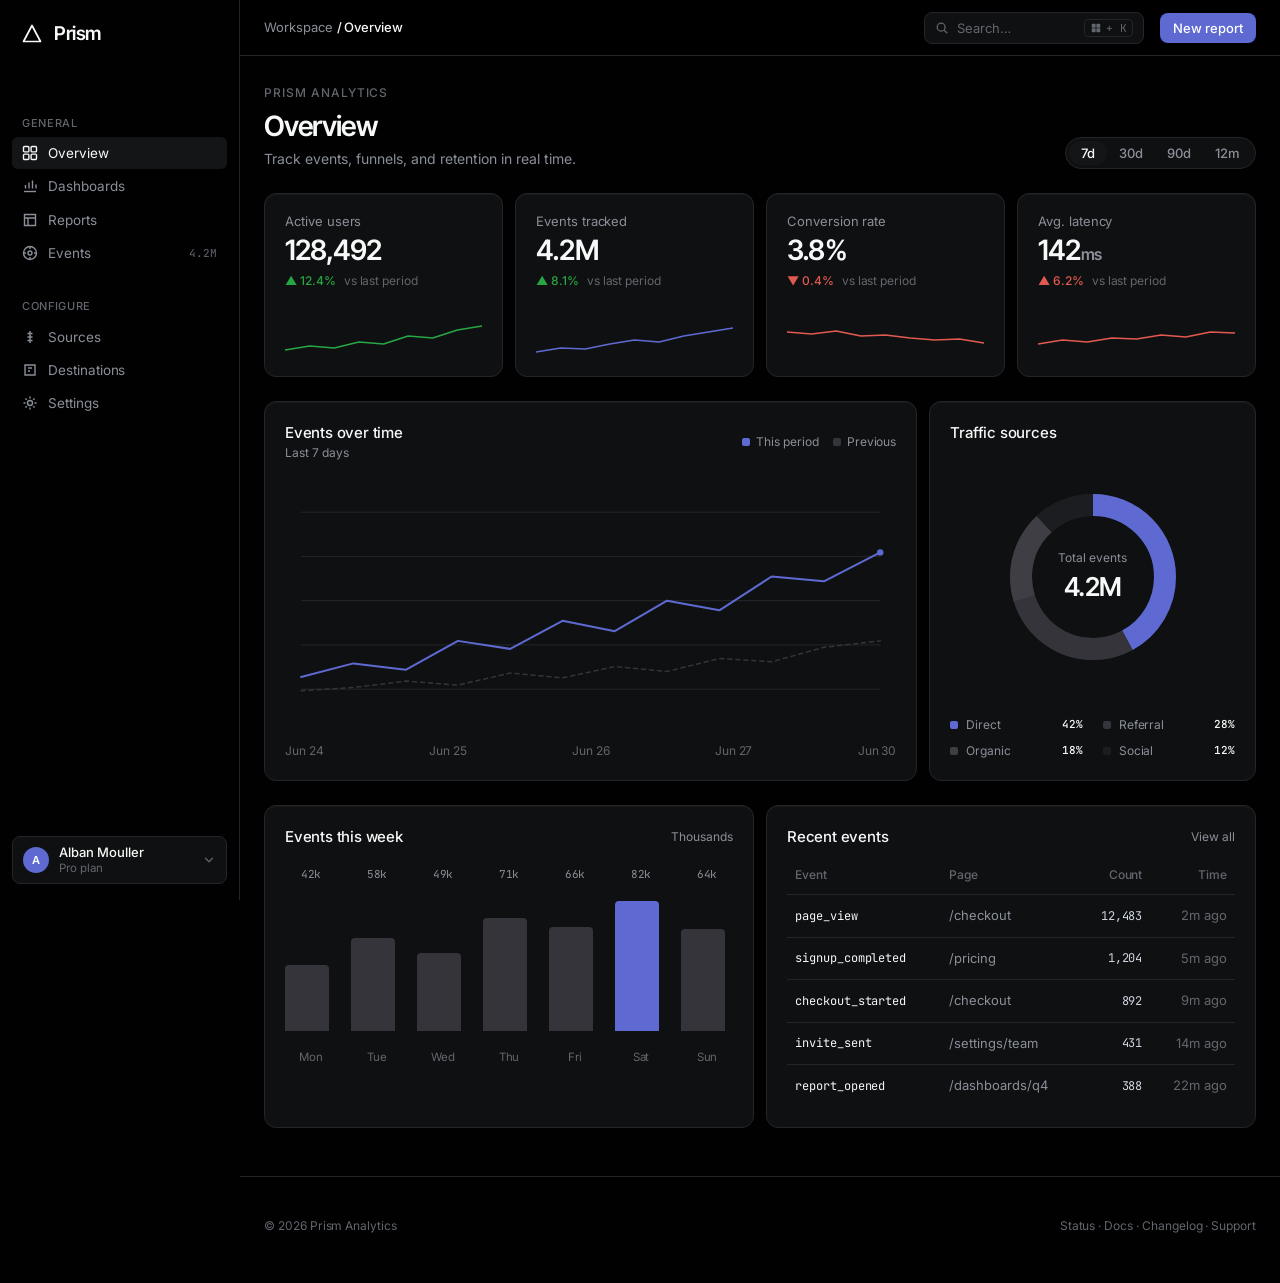
<file: design/linear-design/index.html>
<!doctype html>
<html lang="en">
<head>
<meta charset="utf-8">
<meta name="viewport" content="width=device-width, initial-scale=1">
<title>Prism — Overview</title>
<link rel="preconnect" href="https://fonts.googleapis.com">
<link rel="preconnect" href="https://fonts.gstatic.com" crossorigin>
<link href="https://fonts.googleapis.com/css2?family=Inter+Tight:wght@600&family=Inter:wght@400;500;600&family=JetBrains+Mono:wght@400&display=swap" rel="stylesheet">
<style>
  /* ---- tokens (linear-design / docs/design-system.md) ---- */
  :root {
    --canvas: #010102;
    --surface-1: #0f1011;
    --surface-2: #141516;
    --surface-3: #18191a;
    --surface-4: #191a1b;
    --hairline: #23252a;
    --hairline-strong: #34343a;
    --hairline-tertiary: #3e3e44;
    --ink: #f7f8f8;
    --ink-muted: #d0d6e0;
    --ink-subtle: #8a8f98;
    --ink-tertiary: #62666d;
    --primary: #5e6ad2;
    --primary-hover: #828fff;
    --primary-focus: #5e69d1;
    --on-primary: #ffffff;
    --success: #27a644;
    --danger: #e05a4f;
    --overlay: #000000;

    --font-display: 'Inter Tight', 'SF Pro Display', -apple-system, system-ui, 'Segoe UI', Roboto, sans-serif;
    --font-text: 'Inter', 'SF Pro Text', -apple-system, system-ui, 'Segoe UI', Roboto, sans-serif;
    --font-mono: 'JetBrains Mono', ui-monospace, 'SF Mono', Menlo, monospace;

    --r-xs: 4px; --r-sm: 6px; --r-md: 8px; --r-lg: 12px; --r-xl: 16px; --r-pill: 9999px;
  }

  * { box-sizing: border-box; margin: 0; padding: 0; }
  [hidden] { display: none !important; }
  html, body { height: 100%; }
  body {
    font-family: var(--font-text);
    font-size: 14px;
    line-height: 1.5;
    letter-spacing: -0.05px;
    color: var(--ink);
    background: var(--canvas);
    -webkit-font-smoothing: antialiased;
  }
  a { color: inherit; text-decoration: none; }
  button { font-family: var(--font-text); }
  :focus-visible { outline: 2px solid var(--primary-focus); outline-offset: 2px; }

  .app { display: flex; min-height: 100vh; }

  /* ---- sidebar ---- */
  .sidebar {
    width: 240px; flex: 0 0 240px;
    display: flex; flex-direction: column;
    padding: 16px 12px 16px;
    background: var(--canvas);
    border-right: 1px solid var(--hairline);
    position: sticky; top: 0; height: 100vh;
  }
  .brand {
    display: inline-flex; align-items: center; gap: 10px;
    font-family: var(--font-display); font-size: 19px; font-weight: 600;
    letter-spacing: -0.4px; color: var(--ink);
    padding: 4px 8px 16px;
  }
  .brand .mark { width: 24px; height: 24px; color: var(--ink); transition: color 140ms ease; }
  .brand:hover .mark { color: var(--primary); }

  /* workspace box removed — keep the empty slot where it sat */
  .workspace-gap { height: 36px; margin: 0 4px 14px; }

  .nav-group { margin-bottom: 28px; }
  .nav-label {
    font-size: 11px; font-weight: 500; letter-spacing: 0.06em; text-transform: uppercase;
    color: var(--ink-tertiary); padding: 0 10px 6px;
  }
  .nav-item {
    display: flex; align-items: center; gap: 10px;
    padding: 6px 10px; margin-bottom: 1px;
    border-radius: var(--r-sm);
    font-size: 13.5px; font-weight: 400; color: var(--ink-subtle);
    cursor: pointer;
    transition: background 120ms ease, color 120ms ease;
  }
  .nav-item svg { width: 16px; height: 16px; flex: 0 0 auto; }
  .nav-item:hover { background: var(--surface-1); color: var(--ink); }
  .nav-item.active { background: var(--surface-2); color: var(--ink); }
  .nav-item .count { margin-left: auto; font-size: 11px; color: var(--ink-tertiary); font-family: var(--font-mono); }

  .sidebar-footer { margin-top: auto; }
  .user-menu { position: relative; }
  .user {
    display: flex; align-items: center; gap: 10px; width: 100%;
    padding: 8px 10px; border-radius: var(--r-md);
    border: 1px solid var(--hairline); background: var(--surface-1);
    color: var(--ink); cursor: pointer; text-align: left; font-family: var(--font-text);
    transition: background 120ms ease, border-color 120ms ease;
  }
  .user:hover { background: var(--surface-2); border-color: var(--hairline-strong); }
  .user .chev { width: 14px; height: 14px; color: var(--ink-tertiary); margin-left: auto; flex: 0 0 auto; transition: transform 120ms ease; }
  .user-menu.open .user .chev { transform: rotate(180deg); }
  .avatar {
    width: 26px; height: 26px; border-radius: 50%; flex: 0 0 auto;
    background: var(--primary); color: var(--on-primary);
    display: grid; place-items: center; font-size: 11px; font-weight: 600;
  }
  .user-meta { flex: 1; min-width: 0; }
  .user .name { font-size: 13px; font-weight: 500; color: var(--ink); line-height: 1.2; }
  .user .plan { font-size: 11.5px; color: var(--ink-tertiary); }
  .dropdown {
    position: absolute; bottom: calc(100% + 6px); left: 0; right: 0;
    background: var(--surface-3); border: 1px solid var(--hairline-strong);
    border-radius: var(--r-md); padding: 4px; z-index: 50;
    box-shadow: inset 0 1px 0 rgba(255,255,255,0.03);
  }
  .dropdown-item {
    display: flex; align-items: center; gap: 8px; width: 100%;
    padding: 7px 10px; border: 0; background: none; border-radius: var(--r-sm);
    color: var(--ink-muted); font-size: 13px; cursor: pointer; text-align: left; font-family: var(--font-text);
    transition: background 120ms ease, color 120ms ease;
  }
  .dropdown-item svg { width: 15px; height: 15px; }
  .dropdown-item:hover { background: var(--surface-2); color: var(--ink); }

  /* ---- main ---- */
  .main { flex: 1; min-width: 0; display: flex; flex-direction: column; }

  .topbar {
    height: 56px; flex: 0 0 56px;
    display: flex; align-items: center; gap: 16px;
    padding: 0 24px;
    background: rgba(1,1,2,0.72);
    backdrop-filter: blur(12px);
    border-bottom: 1px solid var(--hairline);
    position: sticky; top: 0; z-index: 10;
  }
  .topbar-brand { display: none; align-items: center; gap: 8px; font-family: var(--font-display); font-weight: 600; font-size: 16px; letter-spacing: -0.3px; }
  .topbar-brand .mark { width: 18px; height: 18px; }
  .menu-btn {
    display: none; align-items: center; justify-content: center;
    width: 32px; height: 32px; padding: 0;
    background: none; border: 0; border-radius: var(--r-md);
    color: var(--ink-subtle); cursor: pointer;
  }
  .menu-btn:hover { background: var(--surface-1); color: var(--ink); }
  .menu-btn svg { width: 18px; height: 18px; }
  .crumb { font-size: 13px; color: var(--ink-subtle); }
  .crumb b { color: var(--ink); font-weight: 500; }
  .topbar-spacer { flex: 1; }
  .search {
    display: flex; align-items: center; gap: 8px;
    padding: 6px 10px; width: 220px;
    background: var(--surface-1); border: 1px solid var(--hairline);
    border-radius: var(--r-md); cursor: pointer;
    color: var(--ink-tertiary); font-size: 13px; font-family: var(--font-text);
    text-align: left;
  }
  .search:hover { border-color: var(--hairline-strong); }
  .search svg { width: 14px; height: 14px; color: var(--ink-tertiary); flex: 0 0 auto; }
  .search .search-label { flex: 1; color: var(--ink-tertiary); }
  .search .kbd { display: inline-flex; align-items: center; gap: 4px; font-family: var(--font-mono); font-size: 11px; color: var(--ink-tertiary); border: 1px solid var(--hairline); border-radius: var(--r-xs); padding: 1px 5px; white-space: nowrap; }
  .search .kbd .key-super { width: 12px; height: 12px; flex: 0 0 auto; }

  .btn {
    display: inline-flex; align-items: center; gap: 6px;
    border-radius: var(--r-md); padding: 6px 12px;
    font-size: 13px; font-weight: 500;
    border: 1px solid transparent; cursor: pointer; transition: background 120ms ease;
    white-space: nowrap;
  }
  .btn-primary { background: var(--primary); color: var(--on-primary); }
  .btn-primary:hover { background: var(--primary-hover); }
  .btn-secondary { background: var(--surface-1); color: var(--ink); border-color: var(--hairline); }
  .btn-secondary:hover { background: var(--surface-2); }
  .btn-danger { background: none; color: var(--danger); border-color: var(--hairline); }
  .btn-danger:hover { background: rgba(224,90,79,0.08); }

  .content { padding: 28px 24px 48px; max-width: 1280px; width: 100%; margin: 0 auto; }

  .view { display: none; }
  .view.active { display: flex; flex-direction: column; gap: 24px; }

  /* ---- page head ---- */
  .page-head { display: flex; align-items: flex-end; justify-content: space-between; gap: 16px; flex-wrap: wrap; }
  .eyebrow { font-size: 12px; font-weight: 500; letter-spacing: 0.08em; text-transform: uppercase; color: var(--ink-tertiary); margin-bottom: 8px; }
  .page-head h1 {
    font-family: var(--font-display); font-weight: 600; font-size: 28px;
    letter-spacing: -0.6px; line-height: 1.2; color: var(--ink);
  }
  .page-head .sub { color: var(--ink-subtle); font-size: 14px; margin-top: 4px; }
  .range { display: inline-flex; padding: 3px; background: var(--surface-1); border: 1px solid var(--hairline); border-radius: var(--r-pill); }
  .range button {
    border: 0; background: none; color: var(--ink-subtle);
    font-family: var(--font-text); font-size: 13px; font-weight: 500;
    padding: 4px 12px; border-radius: var(--r-pill); cursor: pointer;
  }
  .range button.active { background: var(--surface-2); color: var(--ink); }

  /* ---- cards ---- */
  .card {
    background: var(--surface-1);
    border: 1px solid var(--hairline);
    border-radius: var(--r-lg);
    box-shadow: inset 0 1px 0 rgba(255,255,255,0.03); /* allowed top edge highlight */
  }
  .panel { padding: 20px; }

  /* ---- kpis ---- */
  .kpis { display: grid; grid-template-columns: repeat(4, 1fr); gap: 12px; }
  .kpi { padding: 18px 20px; display: flex; flex-direction: column; gap: 4px; }
  .kpi-top { display: flex; align-items: center; justify-content: space-between; }
  .kpi-label { font-size: 13px; color: var(--ink-subtle); }
  .kpi-value { font-family: var(--font-display); font-size: 28px; font-weight: 600; letter-spacing: -0.8px; line-height: 1.1; color: var(--ink); }
  .kpi-bottom { display: flex; align-items: center; gap: 8px; margin-top: 2px; }
  .delta { font-size: 12px; font-weight: 500; display: inline-flex; align-items: center; gap: 3px; }
  .delta.up { color: var(--success); }
  .delta.down { color: var(--danger); }
  .kpi-bottom .vs { font-size: 12px; color: var(--ink-tertiary); }
  .spark { width: 100%; height: 40px; margin-top: 24px; }

  /* ---- panels ---- */
  .panel-head { display: flex; align-items: center; justify-content: space-between; margin-bottom: 18px; }
  .panel-head h2 { font-size: 15px; font-weight: 500; color: var(--ink); letter-spacing: -0.2px; }
  .panel-head .meta { font-size: 12px; color: var(--ink-subtle); }

  .legend { display: flex; align-items: center; gap: 14px; font-size: 12px; color: var(--ink-subtle); }
  .legend span { display: inline-flex; align-items: center; gap: 6px; }
  .legend .swatch { width: 8px; height: 8px; border-radius: 2px; }

  .grid { display: grid; grid-template-columns: 2fr 1fr; gap: 12px; }
  .grid-eq { display: grid; grid-template-columns: 1fr 1fr; gap: 12px; }

  .chart-wrap { width: 100%; }
  .chart-wrap svg { display: block; width: 100%; height: auto; }
  .axis { display: flex; justify-content: space-between; margin-top: 20px; font-size: 12px; color: var(--ink-tertiary); }

  /* ---- donut ---- */
  .donut { display: flex; flex-direction: column; align-items: center; }
  .donut .panel-head { width: 100%; }
  .donut-figure { position: relative; flex: 1 1 auto; width: 100%; display: flex; align-items: center; justify-content: center; }
  .donut-center { position: absolute; inset: 0; display: flex; flex-direction: column; align-items: center; justify-content: center; pointer-events: none; }
  .donut-center .total-label { font-size: 12px; color: var(--ink-subtle); }
  .donut-center .total { font-family: var(--font-display); font-size: 26px; font-weight: 600; letter-spacing: -0.6px; color: var(--ink); }
  .donut-legend { display: grid; grid-template-columns: 1fr 1fr; gap: 8px 20px; width: 100%; margin-top: 0; padding-top: 24px; }
  .donut-legend .row { display: flex; align-items: center; gap: 8px; font-size: 12px; color: var(--ink-subtle); }
  .donut-legend .row .val { margin-left: auto; color: var(--ink); font-weight: 500; font-family: var(--font-mono); font-size: 11px; }
  .donut-legend .swatch { width: 8px; height: 8px; border-radius: 2px; }

  /* ---- bars ---- */
  .bars { display: flex; align-items: stretch; gap: 14px; height: 200px; }
  .bar-col { flex: 1; min-width: 0; display: flex; flex-direction: column; align-items: center; gap: 18px; }
  .bar-col .count { font-size: 11px; color: var(--ink-subtle); font-family: var(--font-mono); }
  .bar-col .day { font-size: 11.5px; color: var(--ink-tertiary); }
  .bar-slot { flex: 1; width: 100%; display: flex; align-items: flex-end; }
  .bar {
    width: 100%; max-width: 44px;
    background: var(--hairline-strong);
    border-radius: var(--r-xs) var(--r-xs) 0 0;
    transition: background 120ms ease;
  }
  .bar:hover { background: var(--hairline-tertiary); }
  .bar.hot { background: var(--primary); }

  /* ---- table ---- */
  table.events { width: 100%; border-collapse: collapse; font-size: 13px; }
  table.events th {
    text-align: left; font-weight: 500; font-size: 12px; color: var(--ink-tertiary);
    padding: 0 8px 10px; border-bottom: 1px solid var(--hairline);
  }
  table.events td { padding: 11px 8px; border-bottom: 1px solid var(--hairline); }
  table.events tr:last-child td { border-bottom: 0; }
  .event-name { font-family: var(--font-mono); font-size: 12px; color: var(--ink); }
  .event-page { color: var(--ink-subtle); }
  .event-count { font-family: var(--font-mono); font-size: 12px; color: var(--ink-muted); text-align: right; }
  .event-time { color: var(--ink-tertiary); text-align: right; white-space: nowrap; }
  .table-wrap { overflow-x: auto; }

  /* ---- generic list rows ---- */
  .grid-cards { display: grid; grid-template-columns: repeat(3, 1fr); gap: 12px; }
  .obj-card { padding: 16px 18px; display: flex; flex-direction: column; gap: 8px; }
  .obj-card h3 { font-size: 14.5px; font-weight: 500; letter-spacing: -0.2px; }
  .obj-card .updated { font-size: 12px; color: var(--ink-tertiary); }
  .obj-card .actions { margin-top: 8px; display: flex; gap: 8px; }
  .empty { padding: 24px; text-align: center; font-size: 13px; color: var(--ink-tertiary); }

  .row-item { display: flex; align-items: center; gap: 12px; padding: 12px 4px; border-bottom: 1px solid var(--hairline); }
  .row-item:last-child { border-bottom: 0; }
  .row-item .info { flex: 1; min-width: 0; }
  .row-item .name { font-size: 13.5px; font-weight: 500; color: var(--ink); }
  .row-item .desc { font-size: 12px; color: var(--ink-tertiary); }
  .badge { font-size: 11.5px; font-weight: 500; padding: 2px 8px; border-radius: var(--r-pill); white-space: nowrap; }
  .badge.connected { background: rgba(39,166,68,0.12); color: var(--success); }
  .badge.muted { background: var(--surface-2); color: var(--ink-subtle); }

  /* ---- switch ---- */
  .switch { position: relative; display: inline-block; width: 36px; height: 20px; flex: 0 0 auto; }
  .switch input { opacity: 0; width: 0; height: 0; }
  .switch .track {
    position: absolute; inset: 0; background: var(--hairline-strong);
    border-radius: var(--r-pill); cursor: pointer; transition: background 120ms ease;
  }
  .switch .thumb {
    position: absolute; top: 2px; left: 2px; width: 16px; height: 16px;
    background: var(--ink); border-radius: 50%; transition: transform 120ms ease;
  }
  .switch input:checked + .track { background: var(--primary); }
  .switch input:checked + .track .thumb { transform: translateX(16px); }
  .switch input:focus-visible + .track { outline: 2px solid var(--primary-focus); outline-offset: 2px; }

  /* ---- forms ---- */
  .settings-grid { display: grid; grid-template-columns: 1fr 1fr; gap: 12px; align-items: start; }
  .field { display: flex; flex-direction: column; gap: 6px; margin-bottom: 16px; }
  .field:last-child { margin-bottom: 0; }
  .field label { font-size: 13px; font-weight: 500; color: var(--ink-muted); }
  .field .helper { font-size: 12px; color: var(--ink-tertiary); }
  input[type="text"], input[type="email"], select, .modal input {
    background: var(--surface-1); border: 1px solid var(--hairline);
    border-radius: var(--r-md); padding: 8px 12px;
    color: var(--ink); font-family: var(--font-text); font-size: 13px; width: 100%;
  }
  input:focus, select:focus { outline: 2px solid var(--primary-focus); outline-offset: 2px; }
  .inline-search { width: 220px; }
  .settings-actions { display: flex; justify-content: flex-end; gap: 8px; }

  .footer {
    margin-top: auto; padding: 40px 24px 48px;
    border-top: 1px solid var(--hairline);
    display: flex; justify-content: space-between; gap: 16px; flex-wrap: wrap;
    font-size: 12px; color: var(--ink-tertiary);
  }
  .footer a:hover { color: var(--ink-subtle); }

  /* ---- modal ---- */
  .modal-overlay {
    position: fixed; inset: 0; background: rgba(0,0,0,0.6);
    display: flex; align-items: center; justify-content: center; z-index: 200; padding: 24px;
  }
  .modal {
    width: 100%; max-width: 420px;
    background: var(--surface-3); border: 1px solid var(--hairline-strong);
    border-radius: var(--r-lg); padding: 20px;
    box-shadow: inset 0 1px 0 rgba(255,255,255,0.03);
  }
  .modal h2 { font-size: 17px; font-weight: 600; letter-spacing: -0.3px; margin-bottom: 16px; }
  .modal .modal-body { font-size: 13px; color: var(--ink-subtle); margin-bottom: 8px; }
  .modal-actions { display: flex; justify-content: flex-end; gap: 8px; margin-top: 20px; }

  /* ---- palette ---- */
  .palette-overlay {
    position: fixed; inset: 0; background: rgba(0,0,0,0.5);
    display: flex; align-items: flex-start; justify-content: center; z-index: 300; padding: 12vh 24px 24px;
  }
  .palette {
    width: 100%; max-width: 560px;
    background: var(--surface-3); border: 1px solid var(--hairline-strong);
    border-radius: var(--r-lg); overflow: hidden;
    box-shadow: inset 0 1px 0 rgba(255,255,255,0.03);
  }
  .palette-input {
    width: 100%; background: none; border: 0; border-bottom: 1px solid var(--hairline);
    padding: 14px 16px; font-family: var(--font-text); font-size: 15px; color: var(--ink);
  }
  .palette-input:focus { outline: none; }
  .palette-list { max-height: 320px; overflow-y: auto; padding: 6px 0; }
  .palette-group-label { font-size: 11px; text-transform: uppercase; letter-spacing: 0.06em; color: var(--ink-tertiary); padding: 10px 16px 4px; }
  .palette-item { display: flex; align-items: center; justify-content: space-between; gap: 12px; padding: 8px 16px; font-size: 13.5px; color: var(--ink-muted); cursor: pointer; }
  .palette-item .hint { font-family: var(--font-mono); font-size: 11px; color: var(--ink-tertiary); }
  .palette-item.sel { background: var(--surface-2); color: var(--ink); }
  .palette-item mark { background: none; color: var(--primary); }

  /* ---- backdrop ---- */
  .backdrop {
    position: fixed; inset: 0; background: rgba(0,0,0,0.5); z-index: 90;
  }

  /* ---- toast ---- */
  .toast {
    position: fixed; bottom: 24px; left: 50%; transform: translateX(-50%);
    background: var(--surface-3); border: 1px solid var(--hairline-strong);
    border-radius: var(--r-md); padding: 8px 14px; font-size: 13px; color: var(--ink);
    z-index: 400; box-shadow: inset 0 1px 0 rgba(255,255,255,0.03);
  }

  /* ---- responsive ---- */
  @media (max-width: 1100px) {
    .kpis { grid-template-columns: repeat(2, 1fr); }
    .grid, .grid-eq, .settings-grid { grid-template-columns: 1fr; }
    .grid-cards { grid-template-columns: repeat(2, 1fr); }
  }
  @media (max-width: 860px) {
    .sidebar {
      position: fixed; top: 0; left: 0; bottom: 0;
      height: 100vh; z-index: 100;
      transform: translateX(-100%);
      transition: transform 200ms ease;
    }
    .sidebar.open { transform: translateX(0); }
    .menu-btn { display: inline-flex; }
    .topbar-brand { display: inline-flex; }
    .crumb { display: none; }
    .search { width: auto; }
    .search .search-label, .search .kbd { display: none; }
  }
  @media (max-width: 640px) {
    .kpis { grid-template-columns: 1fr; }
    .grid-cards { grid-template-columns: 1fr; }
    .content { padding: 20px 16px 40px; }
    .topbar { padding: 0 16px; }
    .bars { gap: 8px; }
    .bar-col .count, .bar-col .day { font-size: 10px; }
    .axis { font-size: 11px; }
    .page-head .range { max-width: 100%; overflow-x: auto; }
  }
</style>
</head>
<body>
<div class="app">

  <!-- sidebar -->
  <aside class="sidebar" id="sidebar">
    <a class="brand" href="#">
      <svg class="mark" viewBox="0 0 24 24" fill="none" stroke="currentColor" stroke-width="1.7" stroke-linejoin="round"><path d="M12 3.5 20.5 19.5h-17L12 3.5Z"/></svg>
      Prism
    </a>

    <!-- workspace box removed — empty slot kept -->
    <div class="workspace-gap" aria-hidden="true"></div>

    <div class="nav-group">
      <p class="nav-label">General</p>
      <a class="nav-item active" data-nav="overview" href="#">
        <svg viewBox="0 0 16 16" fill="none" stroke="currentColor" stroke-width="1.4"><rect x="1.5" y="1.5" width="5.4" height="5.4" rx="1"/><rect x="9.1" y="1.5" width="5.4" height="5.4" rx="1"/><rect x="1.5" y="9.1" width="5.4" height="5.4" rx="1"/><rect x="9.1" y="9.1" width="5.4" height="5.4" rx="1"/></svg>
        Overview
      </a>
      <a class="nav-item" data-nav="dashboards" href="#">
        <svg viewBox="0 0 16 16" fill="none" stroke="currentColor" stroke-width="1.4"><path d="M2 13.5h12"/><path d="M3.5 10.5V7M7 10.5V4.5M10.5 10.5V2.5M14 10.5v-4"/></svg>
        Dashboards
      </a>
      <a class="nav-item" data-nav="reports" href="#">
        <svg viewBox="0 0 16 16" fill="none" stroke="currentColor" stroke-width="1.4"><path d="M2.5 2.5h11v11h-11z"/><path d="M2.5 6h11M6 6v7.5"/></svg>
        Reports
      </a>
      <a class="nav-item" data-nav="events" href="#">
        <svg viewBox="0 0 16 16" fill="none" stroke="currentColor" stroke-width="1.4"><circle cx="8" cy="8" r="6.5"/><circle cx="8" cy="8" r="2"/><path d="M8 1.5V4M8 12v2.5M1.5 8H4M12 8h2.5"/></svg>
        Events
        <span class="count">4.2M</span>
      </a>
    </div>

    <div class="nav-group">
      <p class="nav-label">Configure</p>
      <a class="nav-item" data-nav="sources" href="#">
        <svg viewBox="0 0 16 16" fill="none" stroke="currentColor" stroke-width="1.4"><path d="M8 2v12M5.5 4.5h5M5.5 8h5M5.5 11.5h5"/></svg>
        Sources
      </a>
      <a class="nav-item" data-nav="destinations" href="#">
        <svg viewBox="0 0 16 16" fill="none" stroke="currentColor" stroke-width="1.4"><path d="M3 3h10v10H3z"/><path d="M6 6h4M6 9h2"/></svg>
        Destinations
      </a>
      <a class="nav-item" data-nav="settings" href="#">
        <svg viewBox="0 0 16 16" fill="none" stroke="currentColor" stroke-width="1.4"><circle cx="8" cy="8" r="2.5"/><path d="M8 1.5v2M8 12.5v2M1.5 8h2M12.5 8h2M3.4 3.4l1.4 1.4M11.2 11.2l1.4 1.4M12.6 3.4l-1.4 1.4M4.8 11.2l-1.4 1.4"/></svg>
        Settings
      </a>
    </div>

    <div class="sidebar-footer">
      <div class="user-menu" id="user-menu">
        <button class="user" id="user-btn" aria-haspopup="menu" aria-expanded="false">
          <div class="avatar">A</div>
          <div class="user-meta">
            <div class="name">Alban Mouller</div>
            <div class="plan">Pro plan</div>
          </div>
          <svg class="chev" viewBox="0 0 16 16" fill="none" stroke="currentColor" stroke-width="1.5" stroke-linecap="round" stroke-linejoin="round"><path d="M4 6l4 4 4-4"/></svg>
        </button>
        <div class="dropdown" id="user-dropdown" hidden>
          <button class="dropdown-item" id="btn-logout">
            <svg viewBox="0 0 16 16" fill="none" stroke="currentColor" stroke-width="1.4" stroke-linecap="round" stroke-linejoin="round"><path d="M9 2H4a1 1 0 0 0-1 1v10a1 1 0 0 0 1 1h5"/><path d="M11 11l3-3-3-3M14 8H7"/></svg>
            Log out
          </button>
        </div>
      </div>
    </div>
  </aside>

  <!-- main -->
  <div class="main">
    <header class="topbar">
      <button class="menu-btn" id="menu-btn" aria-label="Open menu">
        <svg viewBox="0 0 16 16" fill="none" stroke="currentColor" stroke-width="1.5" stroke-linecap="round"><path d="M2 4h12M2 8h12M2 12h12"/></svg>
      </button>
      <a class="topbar-brand" href="#">
        <svg class="mark" viewBox="0 0 24 24" fill="none" stroke="currentColor" stroke-width="1.7" stroke-linejoin="round"><path d="M12 3.5 20.5 19.5h-17L12 3.5Z"/></svg>
        Prism
      </a>
      <span class="crumb" id="crumb">Workspace <b>/ Overview</b></span>
      <div class="topbar-spacer"></div>
      <button class="search" id="search" aria-label="Open command palette (Super + K)">
        <svg viewBox="0 0 16 16" fill="none" stroke="currentColor" stroke-width="1.5"><circle cx="7" cy="7" r="4.5"/><path d="M10.5 10.5 14 14"/></svg>
        <span class="search-label">Search…</span>
        <span class="kbd"><svg class="key-super" viewBox="0 0 24 24" aria-hidden="true" fill="currentColor"><rect x="3.5" y="3.5" width="7.8" height="7.8" rx="1.5"/><rect x="12.7" y="3.5" width="7.8" height="7.8" rx="1.5"/><rect x="3.5" y="12.7" width="7.8" height="7.8" rx="1.5"/><rect x="12.7" y="12.7" width="7.8" height="7.8" rx="1.5"/></svg> + K</span>
      </button>
      <button class="btn btn-primary" id="btn-new-report">New report</button>
    </header>

    <main class="content">

      <!-- ============ OVERVIEW ============ -->
      <section class="view active" data-view="overview">
        <div class="page-head">
          <div>
            <p class="eyebrow">Prism Analytics</p>
            <h1>Overview</h1>
            <p class="sub">Track events, funnels, and retention in real time.</p>
          </div>
          <div class="range" id="range" role="tablist" aria-label="Time range">
            <button class="active" data-range="7d">7d</button>
            <button data-range="30d">30d</button>
            <button data-range="90d">90d</button>
            <button data-range="12m">12m</button>
          </div>
        </div>

        <div class="kpis" id="kpis">
          <div class="card kpi">
            <div class="kpi-top"><span class="kpi-label">Active users</span></div>
            <div class="kpi-value">128,492</div>
            <div class="kpi-bottom"><span class="delta up">▲ 12.4%</span><span class="vs">vs last period</span></div>
            <svg class="spark" viewBox="0 0 120 40" preserveAspectRatio="none" aria-hidden="true"><polyline points="0,32 15,28 30,30 45,24 60,26 75,18 90,20 105,12 120,8" fill="none" stroke="#27a644" stroke-width="1.6" vector-effect="non-scaling-stroke" stroke-linecap="round" stroke-linejoin="round"/></svg>
          </div>
          <div class="card kpi">
            <div class="kpi-top"><span class="kpi-label">Events tracked</span></div>
            <div class="kpi-value">4.2M</div>
            <div class="kpi-bottom"><span class="delta up">▲ 8.1%</span><span class="vs">vs last period</span></div>
            <svg class="spark" viewBox="0 0 120 40" preserveAspectRatio="none" aria-hidden="true"><polyline points="0,34 15,30 30,31 45,26 60,22 75,24 90,18 105,14 120,10" fill="none" stroke="#5e6ad2" stroke-width="1.6" vector-effect="non-scaling-stroke" stroke-linecap="round" stroke-linejoin="round"/></svg>
          </div>
          <div class="card kpi">
            <div class="kpi-top"><span class="kpi-label">Conversion rate</span></div>
            <div class="kpi-value">3.8%</div>
            <div class="kpi-bottom"><span class="delta down">▼ 0.4%</span><span class="vs">vs last period</span></div>
            <svg class="spark" viewBox="0 0 120 40" preserveAspectRatio="none" aria-hidden="true"><polyline points="0,14 15,16 30,13 45,18 60,17 75,20 90,22 105,21 120,25" fill="none" stroke="#e05a4f" stroke-width="1.6" vector-effect="non-scaling-stroke" stroke-linecap="round" stroke-linejoin="round"/></svg>
          </div>
          <div class="card kpi">
            <div class="kpi-top"><span class="kpi-label">Avg. latency</span></div>
            <div class="kpi-value">142<span style="font-size:16px;color:var(--ink-subtle)">ms</span></div>
            <div class="kpi-bottom"><span class="delta down">▲ 6.2%</span><span class="vs">vs last period</span></div>
            <svg class="spark" viewBox="0 0 120 40" preserveAspectRatio="none" aria-hidden="true"><polyline points="0,26 15,22 30,24 45,20 60,21 75,17 90,19 105,14 120,15" fill="none" stroke="#e05a4f" stroke-width="1.6" vector-effect="non-scaling-stroke" stroke-linecap="round" stroke-linejoin="round"/></svg>
          </div>
        </div>

        <div class="grid">
          <div class="card panel">
            <div class="panel-head">
              <div>
                <h2>Events over time</h2>
                <div class="meta" id="line-sub">Last 7 days</div>
              </div>
              <div class="legend">
                <span><i class="swatch" style="background:var(--primary)"></i> This period</span>
                <span><i class="swatch" style="background:var(--hairline-strong)"></i> Previous</span>
              </div>
            </div>
            <div class="chart-wrap">
              <svg viewBox="0 0 760 300" preserveAspectRatio="none" aria-hidden="true">
                <line x1="20" y1="40" x2="740" y2="40" stroke="#23252a" stroke-width="1" vector-effect="non-scaling-stroke"/>
                <line x1="20" y1="95" x2="740" y2="95" stroke="#23252a" stroke-width="1" vector-effect="non-scaling-stroke"/>
                <line x1="20" y1="150" x2="740" y2="150" stroke="#23252a" stroke-width="1" vector-effect="non-scaling-stroke"/>
                <line x1="20" y1="205" x2="740" y2="205" stroke="#23252a" stroke-width="1" vector-effect="non-scaling-stroke"/>
                <line x1="20" y1="260" x2="740" y2="260" stroke="#23252a" stroke-width="1" vector-effect="non-scaling-stroke"/>
                <polyline id="line-prev" points="20,262 85,258 150,250 215,255 280,240 345,246 410,232 475,238 540,222 605,226 670,208 740,200" fill="none" stroke="#34343a" stroke-width="1.5" stroke-dasharray="4 4" vector-effect="non-scaling-stroke" stroke-linecap="round" stroke-linejoin="round"/>
                <polyline id="line-this" points="20,245 85,228 150,236 215,200 280,210 345,175 410,188 475,150 540,162 605,120 670,126 740,90" fill="none" stroke="#5e6ad2" stroke-width="2" vector-effect="non-scaling-stroke" stroke-linecap="round" stroke-linejoin="round"/>
                <circle id="line-dot" cx="740" cy="90" r="4" fill="#5e6ad2"/>
              </svg>
              <div class="axis" id="axis"><span>Jun 24</span><span>Jun 25</span><span>Jun 26</span><span>Jun 27</span><span>Jun 30</span></div>
            </div>
          </div>

          <div class="card panel donut">
            <div class="panel-head"><h2>Traffic sources</h2></div>
            <div class="donut-figure">
              <svg width="168" height="168" viewBox="0 0 168 168" aria-hidden="true">
                <g transform="rotate(-90 84 84)">
                  <circle cx="84" cy="84" r="72" fill="none" stroke="#23252a" stroke-width="22"/>
                  <circle cx="84" cy="84" r="72" fill="none" stroke="#5e6ad2" stroke-width="22" stroke-dasharray="190 452.39" stroke-dashoffset="0"/>
                  <circle cx="84" cy="84" r="72" fill="none" stroke="#34343a" stroke-width="22" stroke-dasharray="126.7 452.39" stroke-dashoffset="-190"/>
                  <circle cx="84" cy="84" r="72" fill="none" stroke="#3e3e44" stroke-width="22" stroke-dasharray="81.4 452.39" stroke-dashoffset="-316.7"/>
                  <circle cx="84" cy="84" r="72" fill="none" stroke="#1c1d20" stroke-width="22" stroke-dasharray="54.3 452.39" stroke-dashoffset="-398.1"/>
                </g>
              </svg>
              <div class="donut-center">
                <div class="total-label">Total events</div>
                <div class="total" id="donut-total">4.2M</div>
              </div>
            </div>
            <div class="donut-legend">
              <div class="row"><i class="swatch" style="background:var(--primary)"></i> Direct <span class="val">42%</span></div>
              <div class="row"><i class="swatch" style="background:#34343a"></i> Referral <span class="val">28%</span></div>
              <div class="row"><i class="swatch" style="background:#3e3e44"></i> Organic <span class="val">18%</span></div>
              <div class="row"><i class="swatch" style="background:#1c1d20"></i> Social <span class="val">12%</span></div>
            </div>
          </div>
        </div>

        <div class="grid-eq">
          <div class="card panel">
            <div class="panel-head">
              <h2>Events this week</h2>
              <div class="meta">Thousands</div>
            </div>
            <div class="bars">
              <div class="bar-col"><span class="count">42k</span><div class="bar-slot"><div class="bar" style="height:51%"></div></div><span class="day">Mon</span></div>
              <div class="bar-col"><span class="count">58k</span><div class="bar-slot"><div class="bar" style="height:71%"></div></div><span class="day">Tue</span></div>
              <div class="bar-col"><span class="count">49k</span><div class="bar-slot"><div class="bar" style="height:60%"></div></div><span class="day">Wed</span></div>
              <div class="bar-col"><span class="count">71k</span><div class="bar-slot"><div class="bar" style="height:87%"></div></div><span class="day">Thu</span></div>
              <div class="bar-col"><span class="count">66k</span><div class="bar-slot"><div class="bar" style="height:80%"></div></div><span class="day">Fri</span></div>
              <div class="bar-col"><span class="count">82k</span><div class="bar-slot"><div class="bar hot" style="height:100%"></div></div><span class="day">Sat</span></div>
              <div class="bar-col"><span class="count">64k</span><div class="bar-slot"><div class="bar" style="height:78%"></div></div><span class="day">Sun</span></div>
            </div>
          </div>

          <div class="card panel">
            <div class="panel-head">
              <h2>Recent events</h2>
              <a class="meta" href="#" data-nav="events" style="color:var(--ink-subtle)">View all</a>
            </div>
            <div class="table-wrap">
              <table class="events">
                <thead><tr><th>Event</th><th>Page</th><th style="text-align:right">Count</th><th style="text-align:right">Time</th></tr></thead>
                <tbody id="recent-events"></tbody>
              </table>
            </div>
          </div>
        </div>
      </section>

      <!-- ============ DASHBOARDS ============ -->
      <section class="view" data-view="dashboards">
        <div class="page-head">
          <div>
            <p class="eyebrow">Prism Analytics</p>
            <h1>Dashboards</h1>
            <p class="sub">Saved views of your metrics.</p>
          </div>
          <button class="btn btn-primary" id="btn-new-dashboard">New dashboard</button>
        </div>
        <div class="grid-cards" id="dashboards-list"></div>
      </section>

      <!-- ============ REPORTS ============ -->
      <section class="view" data-view="reports">
        <div class="page-head">
          <div>
            <p class="eyebrow">Prism Analytics</p>
            <h1>Reports</h1>
            <p class="sub">Scheduled and one-off reports.</p>
          </div>
          <button class="btn btn-primary" data-open-modal="report">New report</button>
        </div>
        <div class="grid-cards" id="reports-list"></div>
      </section>

      <!-- ============ EVENTS ============ -->
      <section class="view" data-view="events">
        <div class="page-head">
          <div>
            <p class="eyebrow">Prism Analytics</p>
            <h1>Events</h1>
            <p class="sub">Every tracked event, live.</p>
          </div>
        </div>
        <div class="card panel">
          <div class="panel-head">
            <h2>All events</h2>
            <input type="text" class="inline-search" id="events-search" placeholder="Filter…" aria-label="Filter events">
          </div>
          <div class="table-wrap">
            <table class="events">
              <thead><tr><th>Event</th><th>Page</th><th style="text-align:right">Count</th><th style="text-align:right">Time</th></tr></thead>
              <tbody id="events-body"></tbody>
            </table>
          </div>
        </div>
      </section>

      <!-- ============ SOURCES ============ -->
      <section class="view" data-view="sources">
        <div class="page-head">
          <div>
            <p class="eyebrow">Prism Analytics</p>
            <h1>Sources</h1>
            <p class="sub">Where your events come from.</p>
          </div>
        </div>
        <div class="card panel">
          <div id="sources-list"></div>
        </div>
      </section>

      <!-- ============ DESTINATIONS ============ -->
      <section class="view" data-view="destinations">
        <div class="page-head">
          <div>
            <p class="eyebrow">Prism Analytics</p>
            <h1>Destinations</h1>
            <p class="sub">Where your events are sent.</p>
          </div>
        </div>
        <div class="card panel">
          <div id="destinations-list"></div>
        </div>
      </section>

      <!-- ============ SETTINGS ============ -->
      <section class="view" data-view="settings">
        <div class="page-head">
          <div>
            <p class="eyebrow">Prism Analytics</p>
            <h1>Settings</h1>
            <p class="sub">Workspace preferences and notifications.</p>
          </div>
        </div>

        <div class="settings-grid">
          <div class="card panel">
            <h2 style="font-size:15px;font-weight:500;margin-bottom:16px">Workspace</h2>
            <div class="field">
              <label for="set-name">Workspace name</label>
              <input type="text" id="set-name">
            </div>
            <div class="field">
              <label for="set-url">Workspace URL</label>
              <input type="text" id="set-url">
            </div>
            <div class="field">
              <label for="set-tz">Default timezone</label>
              <select id="set-tz">
                <option value="Europe/Paris">Europe/Paris</option>
                <option value="Europe/London">Europe/London</option>
                <option value="America/New_York">America/New_York</option>
                <option value="America/Los_Angeles">America/Los_Angeles</option>
                <option value="Asia/Tokyo">Asia/Tokyo</option>
                <option value="UTC">UTC</option>
              </select>
            </div>
          </div>

          <div class="card panel">
            <h2 style="font-size:15px;font-weight:500;margin-bottom:16px">Notifications</h2>
            <div class="row-item" style="padding-top:0">
              <div class="info"><div class="name">Weekly digest</div><div class="desc">A summary every Monday.</div></div>
              <label class="switch"><input type="checkbox" id="notif-weekly"><span class="track"><span class="thumb"></span></span></label>
            </div>
            <div class="row-item">
              <div class="info"><div class="name">Product updates</div><div class="desc">New features and improvements.</div></div>
              <label class="switch"><input type="checkbox" id="notif-product"><span class="track"><span class="thumb"></span></span></label>
            </div>
            <div class="row-item" style="border-bottom:0">
              <div class="info"><div class="name">Usage alerts</div><div class="desc">When you approach plan limits.</div></div>
              <label class="switch"><input type="checkbox" id="notif-usage"><span class="track"><span class="thumb"></span></span></label>
            </div>
          </div>
        </div>

        <div class="card panel">
          <div class="row-item" style="border-bottom:0;padding:0">
            <div class="info">
              <div class="name" style="color:var(--danger)">Danger zone</div>
              <div class="desc">Permanently delete this workspace and all its data.</div>
            </div>
            <button class="btn btn-danger" id="btn-reset">Delete workspace…</button>
          </div>
        </div>

        <div class="settings-actions">
          <button class="btn btn-primary" id="btn-save">Save changes</button>
        </div>
      </section>

    </main>

    <footer class="footer">
      <span>© 2026 Prism Analytics</span>
      <span><a href="#">Status</a> · <a href="#">Docs</a> · <a href="#">Changelog</a> · <a href="#">Support</a></span>
    </footer>
  </div>
</div>

<!-- modal -->
<div class="modal-overlay" id="modal" hidden>
  <div class="modal">
    <h2 id="modal-title">New report</h2>
    <p class="modal-body" id="modal-body" hidden></p>
    <input type="text" id="modal-input" placeholder="Name">
    <div class="modal-actions">
      <button class="btn btn-secondary" id="modal-cancel">Cancel</button>
      <button class="btn btn-primary" id="modal-confirm">Create</button>
    </div>
  </div>
</div>

<!-- command palette -->
<div class="palette-overlay" id="palette" hidden>
  <div class="palette">
    <input class="palette-input" id="palette-input" placeholder="Type a command or search…" autocomplete="off">
    <div class="palette-list" id="palette-list"></div>
  </div>
</div>

<div class="toast" id="toast" hidden></div>

<div class="backdrop" id="backdrop" hidden></div>

<script>
(function () {
  'use strict';

  var KEY = 'prism-app-v1';

  function seed() {
    return {
      settings: {
        name: 'Acme Inc',
        url: 'acme',
        timezone: 'Europe/Paris',
        notifications: { weekly: true, product: true, usage: false }
      },
      sources: [
        { id: 'web', name: 'Web SDK', desc: 'Browser events', on: true },
        { id: 'ios', name: 'iOS', desc: 'Native SDK', on: true },
        { id: 'android', name: 'Android', desc: 'Native SDK', on: false },
        { id: 'server', name: 'Server API', desc: 'Backend events', on: true },
        { id: 'segment', name: 'Segment', desc: 'Integration', on: false },
        { id: 'rudder', name: 'Rudderstack', desc: 'Integration', on: false }
      ],
      destinations: [
        { id: 's3', name: 'Amazon S3', desc: 'Raw event export', connected: true },
        { id: 'snowflake', name: 'Snowflake', desc: 'Warehouse sync', connected: true },
        { id: 'bigquery', name: 'BigQuery', desc: 'Warehouse sync', connected: false },
        { id: 'webhook', name: 'Webhook', desc: 'Custom endpoint', connected: false }
      ],
      dashboards: [
        { id: 'd1', name: 'Growth', updated: '2h ago' },
        { id: 'd2', name: 'Acquisition funnel', updated: '1d ago' },
        { id: 'd3', name: 'Revenue', updated: '3d ago' }
      ],
      reports: [
        { id: 'r1', name: 'Weekly activation', updated: 'Yesterday' },
        { id: 'r2', name: 'Churn cohort', updated: 'Aug 12' },
        { id: 'r3', name: 'Q3 revenue', updated: 'Aug 8' }
      ],
      events: [
        { name: 'page_view', page: '/checkout', count: '12,483', time: '2m ago' },
        { name: 'signup_completed', page: '/pricing', count: '1,204', time: '5m ago' },
        { name: 'checkout_started', page: '/checkout', count: '892', time: '9m ago' },
        { name: 'invite_sent', page: '/settings/team', count: '431', time: '14m ago' },
        { name: 'report_opened', page: '/dashboards/q4', count: '388', time: '22m ago' },
        { name: 'page_view', page: '/pricing', count: '10,221', time: '31m ago' },
        { name: 'plan_upgraded', page: '/billing', count: '48', time: '44m ago' },
        { name: 'page_view', page: '/docs/api', count: '7,330', time: '58m ago' },
        { name: 'experiment_viewed', page: '/reports/a-b', count: '212', time: '1h ago' },
        { name: 'webhook_failed', page: '/settings/webhooks', count: '7', time: '2h ago' },
        { name: 'signup_completed', page: '/pricing', count: '980', time: '2h ago' },
        { name: 'page_view', page: '/features', count: '6,401', time: '3h ago' }
      ]
    };
  }

  var state = load();
  function load() {
    try {
      var s = JSON.parse(localStorage.getItem(KEY));
      if (s && s.settings) return s;
    } catch (e) { /* ignore */ }
    return seed();
  }
  function save() { try { localStorage.setItem(KEY, JSON.stringify(state)); } catch (e) {} }

  // ---- helpers ----
  function $(sel, root) { return (root || document).querySelector(sel); }
  function $$(sel, root) { return Array.prototype.slice.call((root || document).querySelectorAll(sel)); }
  function escapeHtml(s) {
    return String(s).replace(/[&<>"']/g, function (c) {
      return { '&': '&amp;', '<': '&lt;', '>': '&gt;', '"': '&quot;', "'": '&#39;' }[c];
    });
  }

  var toastTimer;
  function toast(msg) {
    var t = $('#toast');
    t.textContent = msg;
    t.hidden = false;
    clearTimeout(toastTimer);
    toastTimer = setTimeout(function () { t.hidden = true; }, 2200);
  }

  // ---- navigation ----
  var titles = {
    overview: 'Overview', dashboards: 'Dashboards', reports: 'Reports',
    events: 'Events', sources: 'Sources', destinations: 'Destinations', settings: 'Settings'
  };

  function navigate(key) {
    $$('.view').forEach(function (v) { v.classList.toggle('active', v.dataset.view === key); });
    $$('.nav-item').forEach(function (n) { n.classList.toggle('active', n.dataset.nav === key); });
    $('#crumb').innerHTML = 'Workspace <b>/ ' + titles[key] + '</b>';
    closePalette();
    closeSidebar();
    window.scrollTo(0, 0);
  }

  // ---- time ranges (overview) ----
  var ranges = {
    '7d': {
      label: 'Last 7 days',
      axis: ['Jun 24', 'Jun 25', 'Jun 26', 'Jun 27', 'Jun 30'],
      kpis: [
        { value: '128,492', delta: '▲ 12.4%', tone: 'good' },
        { value: '4.2M', delta: '▲ 8.1%', tone: 'good' },
        { value: '3.8%', delta: '▼ 0.4%', tone: 'bad' },
        { value: '142', unit: 'ms', delta: '▲ 6.2%', tone: 'bad' }
      ],
      lineThis: '20,245 85,228 150,236 215,200 280,210 345,175 410,188 475,150 540,162 605,120 670,126 740,90',
      linePrev: '20,262 85,258 150,250 215,255 280,240 345,246 410,232 475,238 540,222 605,226 670,208 740,200',
      endY: 90
    },
    '30d': {
      label: 'Last 30 days',
      axis: ['Jun 1', 'Jun 8', 'Jun 15', 'Jun 22', 'Jun 30'],
      kpis: [
        { value: '412,883', delta: '▲ 9.2%', tone: 'good' },
        { value: '18.6M', delta: '▲ 14.0%', tone: 'good' },
        { value: '4.1%', delta: '▲ 0.3%', tone: 'good' },
        { value: '138', unit: 'ms', delta: '▼ 2.1%', tone: 'good' }
      ],
      lineThis: '20,245 85,232 150,240 215,205 280,214 345,180 410,190 475,152 540,160 605,122 670,128 740,92',
      linePrev: '20,262 85,258 150,250 215,255 280,240 345,246 410,232 475,238 540,222 605,226 670,208 740,200',
      endY: 92
    },
    '90d': {
      label: 'Last 90 days',
      axis: ['Apr 1', 'Apr 22', 'May 13', 'Jun 3', 'Jun 30'],
      kpis: [
        { value: '1.1M', delta: '▲ 21.8%', tone: 'good' },
        { value: '53.4M', delta: '▲ 16.4%', tone: 'good' },
        { value: '4.4%', delta: '▲ 0.7%', tone: 'good' },
        { value: '131', unit: 'ms', delta: '▼ 5.4%', tone: 'good' }
      ],
      lineThis: '20,250 85,240 150,246 215,222 280,230 345,198 410,205 475,170 540,178 605,142 670,150 740,110',
      linePrev: '20,258 85,255 150,252 215,248 280,250 345,240 410,244 475,232 540,236 605,224 670,228 740,214',
      endY: 110
    },
    '12m': {
      label: 'Last 12 months',
      axis: ['Aug', 'Oct', 'Dec', 'Feb', 'Apr', 'Jun'],
      kpis: [
        { value: '3.9M', delta: '▲ 64.1%', tone: 'good' },
        { value: '201M', delta: '▲ 58.2%', tone: 'good' },
        { value: '4.9%', delta: '▲ 1.2%', tone: 'good' },
        { value: '124', unit: 'ms', delta: '▼ 9.3%', tone: 'good' }
      ],
      lineThis: '20,260 85,250 150,252 215,230 280,238 345,205 410,214 475,175 540,185 605,140 670,148 740,88',
      linePrev: '20,268 85,264 150,262 215,258 280,256 345,250 410,248 475,240 540,238 605,228 670,226 740,210',
      endY: 88
    }
  };

  function applyRange(key) {
    var r = ranges[key];
    if (!r) return;
    $$('#range button').forEach(function (b) { b.classList.toggle('active', b.dataset.range === key); });
    $('#line-sub').textContent = r.label;
    $('#axis').innerHTML = r.axis.map(function (l) { return '<span>' + l + '</span>'; }).join('');
    $('#line-this').setAttribute('points', r.lineThis);
    $('#line-prev').setAttribute('points', r.linePrev);
    $('#line-dot').setAttribute('cy', r.endY);
    $$('#kpis .kpi').forEach(function (el, i) {
      var k = r.kpis[i];
      el.querySelector('.kpi-value').innerHTML = k.value +
        (k.unit ? '<span style="font-size:16px;color:var(--ink-subtle)">' + k.unit + '</span>' : '');
      var d = el.querySelector('.delta');
      d.textContent = k.delta;
      d.className = 'delta ' + (k.tone === 'good' ? 'up' : 'down');
    });
    $('#donut-total').textContent = r.kpis[1].value;
  }

  // ---- list renderers ----
  function emptyState(msg) { return '<div class="card empty">' + escapeHtml(msg) + '</div>'; }

  function renderDashboards() {
    $('#dashboards-list').innerHTML = state.dashboards.map(function (d) {
      return '<div class="card obj-card">' +
        '<h3>' + escapeHtml(d.name) + '</h3>' +
        '<div class="updated">Updated ' + escapeHtml(d.updated) + '</div>' +
        '<div class="actions">' +
          '<button class="btn btn-secondary" data-open-dashboard="' + d.id + '">Open</button>' +
          '<button class="btn btn-secondary" data-del-dashboard="' + d.id + '">Delete</button>' +
        '</div></div>';
    }).join('') || emptyState('No dashboards yet.');
  }

  function renderReports() {
    $('#reports-list').innerHTML = state.reports.map(function (r) {
      return '<div class="card obj-card">' +
        '<h3>' + escapeHtml(r.name) + '</h3>' +
        '<div class="updated">Updated ' + escapeHtml(r.updated) + '</div>' +
        '<div class="actions">' +
          '<button class="btn btn-secondary" data-del-report="' + r.id + '">Delete</button>' +
        '</div></div>';
    }).join('') || emptyState('No reports yet.');
  }

  function eventRow(e) {
    return '<tr><td class="event-name">' + escapeHtml(e.name) + '</td>' +
      '<td class="event-page">' + escapeHtml(e.page) + '</td>' +
      '<td class="event-count">' + escapeHtml(e.count) + '</td>' +
      '<td class="event-time">' + escapeHtml(e.time) + '</td></tr>';
  }

  function renderEvents(filter) {
    var q = (filter || '').toLowerCase();
    var rows = state.events.filter(function (e) {
      return !q || e.name.toLowerCase().indexOf(q) !== -1 || e.page.toLowerCase().indexOf(q) !== -1;
    });
    $('#events-body').innerHTML = rows.map(eventRow).join('') ||
      '<tr><td colspan="4" class="event-page">No events match.</td></tr>';
    $('#recent-events').innerHTML = state.events.slice(0, 5).map(eventRow).join('');
  }

  function renderSources() {
    $('#sources-list').innerHTML = state.sources.map(function (s) {
      return '<div class="row-item">' +
        '<div class="info"><div class="name">' + escapeHtml(s.name) + '</div>' +
        '<div class="desc">' + escapeHtml(s.desc) + '</div></div>' +
        '<label class="switch"><input type="checkbox" data-source="' + s.id + '"' + (s.on ? ' checked' : '') + '>' +
        '<span class="track"><span class="thumb"></span></span></label>' +
      '</div>';
    }).join('');
  }

  function renderDestinations() {
    $('#destinations-list').innerHTML = state.destinations.map(function (d) {
      var badge = d.connected
        ? '<span class="badge connected">Connected</span>'
        : '<span class="badge muted">Not configured</span>';
      return '<div class="row-item">' +
        '<div class="info"><div class="name">' + escapeHtml(d.name) + '</div>' +
        '<div class="desc">' + escapeHtml(d.desc) + '</div></div>' +
        badge +
        '<button class="btn btn-secondary" data-test="' + escapeHtml(d.name) + '">Test</button>' +
      '</div>';
    }).join('');
  }

  function renderSettings() {
    $('#set-name').value = state.settings.name;
    $('#set-url').value = state.settings.url;
    $('#set-tz').value = state.settings.timezone;
    $('#notif-weekly').checked = state.settings.notifications.weekly;
    $('#notif-product').checked = state.settings.notifications.product;
    $('#notif-usage').checked = state.settings.notifications.usage;
  }

  // ---- modal ----
  var modalMode = null;
  function openModal(mode) {
    modalMode = mode;
    var isReset = mode === 'reset';
    $('#modal-title').textContent = isReset ? 'Delete workspace?' : (mode === 'dashboard' ? 'New dashboard' : 'New report');
    $('#modal-body').hidden = !isReset;
    $('#modal-body').textContent = isReset ? 'This permanently deletes the workspace and all its data.' : '';
    $('#modal-input').hidden = isReset;
    $('#modal-input').value = '';
    $('#modal-confirm').textContent = isReset ? 'Delete' : 'Create';
    $('#modal').hidden = false;
    if (!isReset) $('#modal-input').focus();
    else $('#modal-confirm').focus();
  }
  function closeModal() { $('#modal').hidden = true; modalMode = null; }

  $('#modal-confirm').addEventListener('click', function () {
    if (modalMode === 'reset') {
      localStorage.removeItem(KEY);
      state = seed();
      renderAll();
      navigate('overview');
      toast('Workspace deleted — demo reset');
    } else if (modalMode === 'dashboard') {
      var name = $('#modal-input').value.trim() || 'Untitled dashboard';
      state.dashboards.unshift({ id: 'd' + Date.now(), name: name, updated: 'just now' });
      renderDashboards(); save(); toast('Dashboard created');
    } else if (modalMode === 'report') {
      var name2 = $('#modal-input').value.trim() || 'Untitled report';
      state.reports.unshift({ id: 'r' + Date.now(), name: name2, updated: 'just now' });
      renderReports(); save(); toast('Report created');
    }
    closeModal();
  });
  $('#modal-cancel').addEventListener('click', closeModal);
  $('#modal').addEventListener('click', function (e) { if (e.target === this) closeModal(); });

  // ---- command palette ----
  var commands = [
    { group: 'Navigation', items: [
      { label: 'Overview', hint: 'G O', run: function () { navigate('overview'); } },
      { label: 'Dashboards', hint: 'G D', run: function () { navigate('dashboards'); } },
      { label: 'Reports', hint: 'G R', run: function () { navigate('reports'); } },
      { label: 'Events', hint: 'G E', run: function () { navigate('events'); } },
      { label: 'Sources', hint: 'G S', run: function () { navigate('sources'); } },
      { label: 'Destinations', hint: 'G T', run: function () { navigate('destinations'); } },
      { label: 'Settings', hint: 'G ,', run: function () { navigate('settings'); } }
    ] },
    { group: 'Actions', items: [
      { label: 'New report', hint: 'N R', run: function () { openModal('report'); } },
      { label: 'New dashboard', hint: 'N D', run: function () { openModal('dashboard'); } }
    ] }
  ];

  var sel = 0, filtered = [];

  function highlightMatch(label, q) {
    if (!q) return escapeHtml(label);
    var i = label.toLowerCase().indexOf(q.toLowerCase());
    if (i === -1) return escapeHtml(label);
    return escapeHtml(label.slice(0, i)) + '<mark>' + escapeHtml(label.slice(i, i + q.length)) + '</mark>' + escapeHtml(label.slice(i + q.length));
  }

  function renderPalette(q) {
    var qq = (q || '').toLowerCase();
    filtered = [];
    commands.forEach(function (g) {
      g.items.forEach(function (it) {
        if (!qq || it.label.toLowerCase().indexOf(qq) !== -1) filtered.push(it);
      });
    });
    if (sel >= filtered.length) sel = Math.max(0, filtered.length - 1);
    if (!filtered.length) {
      $('#palette-list').innerHTML = '<div class="palette-group-label">No results</div>';
      return;
    }
    $('#palette-list').innerHTML = filtered.map(function (it, i) {
      return '<div class="palette-item' + (i === sel ? ' sel' : '') + '" data-i="' + i + '">' +
        '<span>' + highlightMatch(it.label, q || '') + '</span>' +
        '<span class="hint">' + it.hint + '</span></div>';
    }).join('');
  }

  function openPalette() {
    $('#palette').hidden = false;
    $('#palette-input').value = '';
    sel = 0;
    renderPalette('');
    $('#palette-input').focus();
  }
  function closePalette() { $('#palette').hidden = true; }

  $('#palette-input').addEventListener('input', function () { sel = 0; renderPalette(this.value); });
  $('#palette-input').addEventListener('keydown', function (e) {
    if (e.key === 'ArrowDown') { e.preventDefault(); if (filtered.length) { sel = (sel + 1) % filtered.length; renderPalette(this.value); } }
    else if (e.key === 'ArrowUp') { e.preventDefault(); if (filtered.length) { sel = (sel - 1 + filtered.length) % filtered.length; renderPalette(this.value); } }
    else if (e.key === 'Enter') { e.preventDefault(); if (filtered[sel]) filtered[sel].run(); }
    else if (e.key === 'Escape') { closePalette(); }
  });
  $('#palette-list').addEventListener('click', function (e) {
    var item = e.target.closest('.palette-item');
    if (item && filtered[item.dataset.i]) filtered[item.dataset.i].run();
  });
  $('#palette').addEventListener('click', function (e) { if (e.target === this) closePalette(); });

  // ---- global wiring ----
  document.addEventListener('keydown', function (e) {
    if (e.metaKey && e.key.toLowerCase() === 'k') { e.preventDefault(); openPalette(); }
    else if (e.key === 'Escape') { closePalette(); closeModal(); closeUserMenu(); closeSidebar(); }
  });

  $('#search').addEventListener('click', openPalette);

  $$('.nav-item[data-nav]').forEach(function (n) {
    n.addEventListener('click', function (e) { e.preventDefault(); navigate(n.dataset.nav); });
  });
  $$('a[data-nav]').forEach(function (a) {
    if (a.classList.contains('nav-item')) return;
    a.addEventListener('click', function (e) { e.preventDefault(); navigate(a.dataset.nav); });
  });

  $$('#range button').forEach(function (b) {
    b.addEventListener('click', function () { applyRange(b.dataset.range); });
  });

  $('#btn-new-report').addEventListener('click', function () { openModal('report'); });
  $('#btn-new-dashboard').addEventListener('click', function () { openModal('dashboard'); });
  $('[data-open-modal="report"]').addEventListener('click', function () { openModal('report'); });

  $('#events-search').addEventListener('input', function () { renderEvents(this.value); });

  $('#dashboards-list').addEventListener('click', function (e) {
    var b = e.target.closest('button'); if (!b) return;
    if (b.dataset.openDashboard) { navigate('overview'); toast('Opened dashboard'); }
    if (b.dataset.delDashboard) {
      state.dashboards = state.dashboards.filter(function (d) { return d.id !== b.dataset.delDashboard; });
      renderDashboards(); save(); toast('Dashboard deleted');
    }
  });
  $('#reports-list').addEventListener('click', function (e) {
    var b = e.target.closest('button'); if (!b) return;
    if (b.dataset.delReport) {
      state.reports = state.reports.filter(function (r) { return r.id !== b.dataset.delReport; });
      renderReports(); save(); toast('Report deleted');
    }
  });

  $('#sources-list').addEventListener('change', function (e) {
    var cb = e.target.closest('input[data-source]'); if (!cb) return;
    var src = state.sources.find(function (s) { return s.id === cb.dataset.source; });
    if (src) { src.on = cb.checked; save(); toast((src.on ? 'Enabled' : 'Disabled') + ' ' + src.name); }
  });

  $('#destinations-list').addEventListener('click', function (e) {
    var b = e.target.closest('button[data-test]'); if (!b) return;
    toast('Connection successful — ' + b.dataset.test);
  });

  $('#btn-save').addEventListener('click', function () {
    state.settings.name = $('#set-name').value.trim() || 'Untitled';
    state.settings.url = $('#set-url').value.trim();
    state.settings.timezone = $('#set-tz').value;
    state.settings.notifications = {
      weekly: $('#notif-weekly').checked,
      product: $('#notif-product').checked,
      usage: $('#notif-usage').checked
    };
    save(); toast('Settings saved');
  });

  $('#btn-reset').addEventListener('click', function () { openModal('reset'); });

  // ---- user menu ----
  function openUserMenu() {
    $('#user-menu').classList.add('open');
    $('#user-dropdown').hidden = false;
    $('#user-btn').setAttribute('aria-expanded', 'true');
  }
  function closeUserMenu() {
    $('#user-menu').classList.remove('open');
    $('#user-dropdown').hidden = true;
    $('#user-btn').setAttribute('aria-expanded', 'false');
  }
  $('#user-btn').addEventListener('click', function (e) {
    e.stopPropagation();
    if ($('#user-dropdown').hidden) openUserMenu(); else closeUserMenu();
  });
  $('#btn-logout').addEventListener('click', function () {
    closeUserMenu();
    toast('Signed out — see you soon, Alban');
  });
  document.addEventListener('click', function (e) {
    if (!$('#user-menu').contains(e.target)) closeUserMenu();
  });

  // ---- sidebar drawer ----
  function openSidebar() {
    $('#sidebar').classList.add('open');
    $('#backdrop').hidden = false;
  }
  function closeSidebar() {
    $('#sidebar').classList.remove('open');
    $('#backdrop').hidden = true;
  }
  $('#menu-btn').addEventListener('click', openSidebar);
  $('#backdrop').addEventListener('click', closeSidebar);

  // ---- init ----
  function renderAll() {
    renderDashboards(); renderReports(); renderEvents(''); renderSources(); renderDestinations(); renderSettings();
  }

  navigate('overview');
  applyRange('7d');
  renderAll();
})();
</script>
</body>
</html>
</file>
